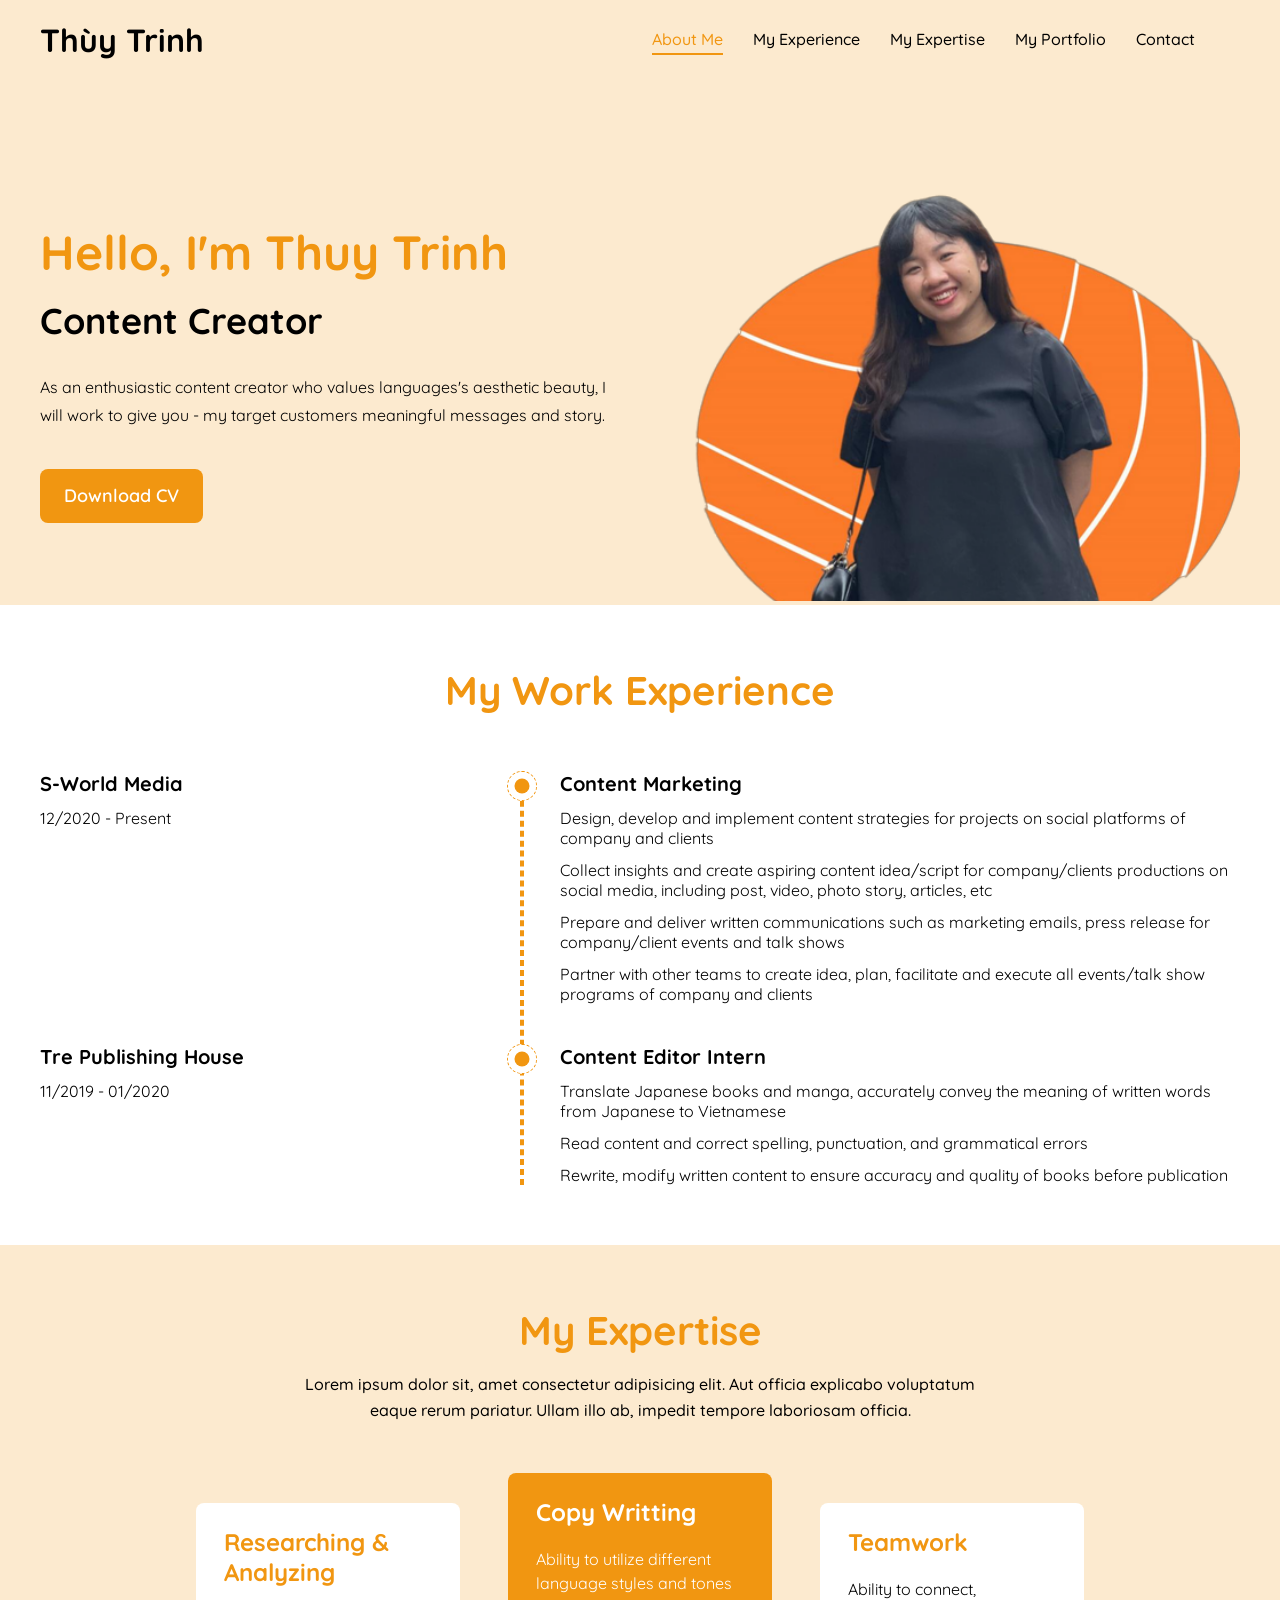
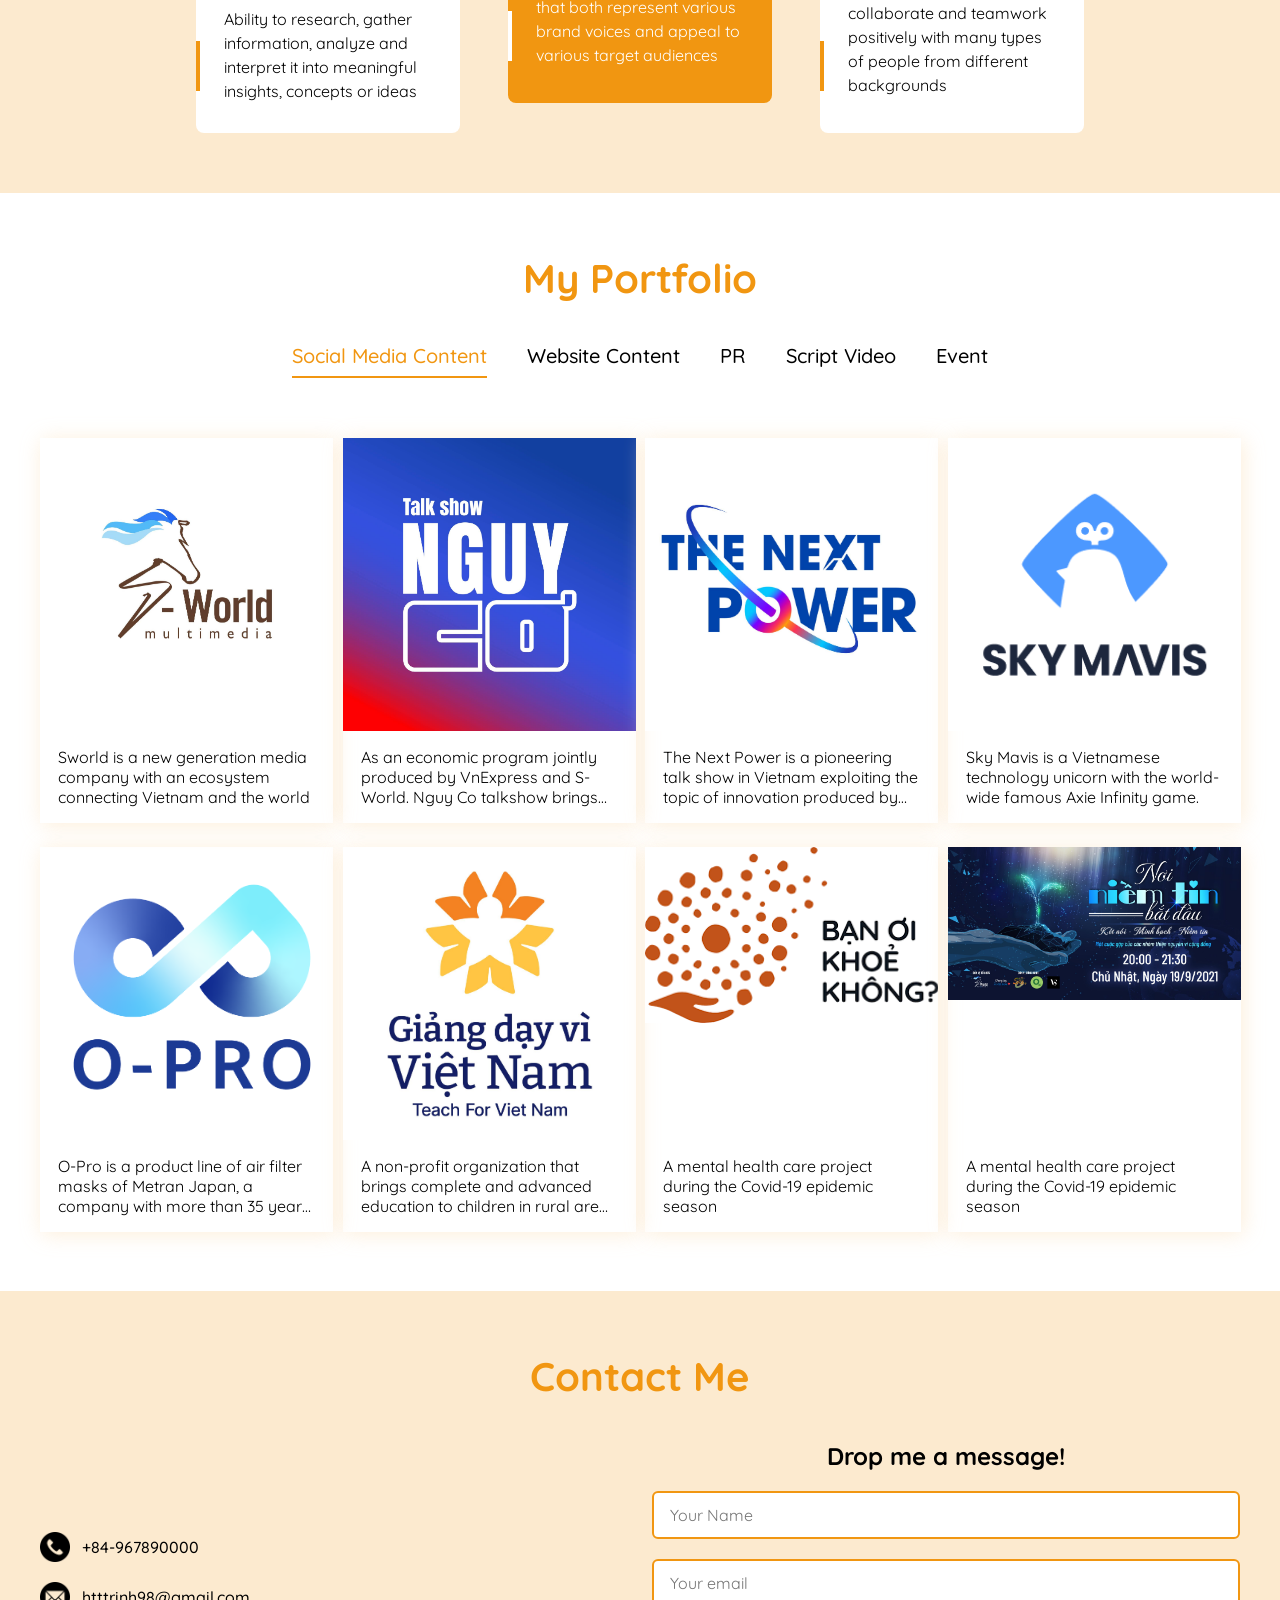
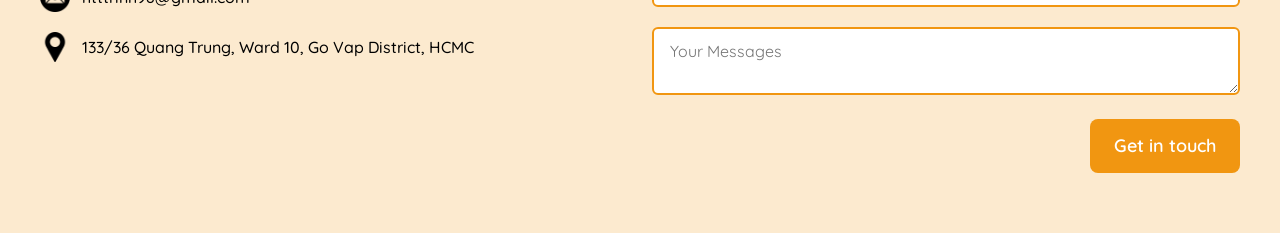
<file: Personal-Website/index.html>
<!DOCTYPE html>
<html lang="en">
<head>
    <meta charset="UTF-8">
    <meta http-equiv="X-UA-Compatible" content="IE=edge">
    <meta name="viewport" content="width=device-width, initiacol l-scale=1.0">
    <link rel="stylesheet" href="./assets/CSS/grid.css">
    <link rel="stylesheet" href="./assets/CSS/main.css">
    <link rel="stylesheet" href="./assets/CSS/responsive.css">
    <link rel="preconnect" href="https://fonts.googleapis.com">
<link rel="preconnect" href="https://fonts.gstatic.com" crossorigin>
<link href="https://fonts.googleapis.com/css2?family=Quicksand:wght@300;400;500;600;700&display=swap" rel="stylesheet">
    <title>Document</title>
</head>
<body>
   
    <header class="header">
        <div class="grid wide">
            <div class="row">
                    <h1 class="header__name col l-6">Thùy Trinh</h1>
                    <nav class="header__nav col l-6 hide-on-tablet-mobile">
                        <ul class="nav__list">
                            <li class="nav__item nav__item--active">
                                <a href="" class="nav__item-link">About Me</a>
                                </li>
                            <li class="nav__item">
                                <a href="" class="nav__item-link">My Experience</a>
                            </li>
                            <li class="nav__item">
                                <a href="" class="nav__item-link">My Expertise</a>
                            </li>
                            <li class="nav__item">
                                <a href="" class="nav__item-link">My Portfolio</a>
                            </li>
                            <li class="nav__item">
                                <a href="" class="nav__item-link">Contact</a>
                            </li>
                        </ul>
                    </nav>
                    <div class="header__sidebar">
                        <img src="./assets/Img/menu.png" alt="header__sidebar-btn">
                    </div>
            </div>

        </div>
    </header>
    
    <div class="container">    
            <div class="section about-me">
                <div class="grid wide">
                    <div class="row">
                        <div class="col l-6 m-12 c-12">
                            <div class="about-me__detail">
                                <h1 class="about-me__heading">Hello, I'm Thuy Trinh</h1>
                                <h2 class="about-me__sub-heading">Content Creator</h2>
                                <p class="about-me__intro">As an enthusiastic content creator who values languages's aesthetic beauty, I will work to give you - my target customers meaningful messages and story.</p>
                                <button class="btn about-me__btn">Download CV</button>
                            </div>
                        </div>
                        <div class="col l-6 m-12 c-12">
                            <div class="about-me__img">                             
                                <img src="./assets/Img/Avatar2.png" alt="My Avavar2">
                            </div>
                        </div>
                    </div>
                </div>
            </div>
             <div class="section experience">
                <div class="grid wide">
                    <h3 class="section__heading">My Work Experience</h3>
                    <div class="experience__detail">
                        <div class="row lg-gutter">
                            <div class="col l-5 m-12 c-12 ">
                                <div class="experience__time">
                                    <div class="experience__list-point hide-on-mobile"></div> 
                                    <h4 class="experience__heading">S-World Media</h4>
                                    <p>12/2020 - Present</p>
                                </div>
                            </div>
                            <div class="col l-7 m-12 c-12">                        
                                <div class="experience__desc">
                                    <h4 class="experience__heading">Content Marketing</h4>
                                    <ul class="experience__list">
                                        <li class="experience__item">Design, develop and
                                            implement content strategies for projects on social platforms of
                                            company and clients</li>
                                        <li class="experience__item">Collect insights and create
                                            aspiring content idea/script for company/clients productions on
                                            social media, including post, video, photo story, articles, etc</li>
                                        <li class="experience__item">Prepare and deliver written communications such as marketing
                                            emails, press release for company/client events and talk shows</li>
                                        <li class="experience__item">Partner with other teams to create idea, plan, facilitate and
                                            execute all events/talk show programs of company and clients</li>
                                    </ul>
                                </div>
                            </div>
                            <div class="col l-5 m-12 c-12">  
                                <div class="experience__time">
                                    <div class="experience__list-point hide-on-mobile"></div> 
                                    <h4 class="experience__heading">Tre Publishing House</h4>
                                    <p>11/2019 - 01/2020</p>
                                </div>
                            </div>
                            <div class="col l-7 m-12 c-12">
                                <div class="experience__desc">                        
                                    <h4 class="experience__heading">Content Editor Intern</h4>
                                    <ul class="experience__list">
                                        <li class="experience__item">Translate Japanese books and manga, accurately convey the
                                            meaning of written words from Japanese to Vietnamese
                                            </li>
                                        <li class="experience__item">Read content and correct spelling, punctuation, and grammatical
                                            errors</li>
                                        <li class="experience__item">Rewrite, modify written content to ensure accuracy and quality of
                                            books before publication</li>
                                    </ul>
                                </div>
                            </div>
                        </div>
                        <div class="section__separate hide-on-mobile"></div>
                    </div>
                </div>

            </div>
            <div class="section my-expertise">
                <div class="grid wide">
                                        <h3 class="section__heading">My Expertise</h3>
                                        <p class="my-expertise__desc">Lorem ipsum dolor sit, amet consectetur adipisicing elit. Aut officia explicabo voluptatum eaque rerum pariatur. Ullam illo ab, impedit tempore laboriosam officia.</p>
                                        <div class="my-expertise__list">
                                            <div class="row lg-gutter">
                                                <div class="col l-3 m-12 c-12 ">
                                                    <div class="my-expertise__item">
                                                        <h4 class="my-expertise__item-heading">Researching & Analyzing</h4>
                                                        <p class="my-expertise__item-desc">Ability to research, gather information, analyze and interpret it into
                                                            meaningful insights, concepts or ideas
                                                        </p>
                                                    </div>
                                                </div>
                                                <div class="col l-3 c-12">
                                                    <div class="my-expertise__item my-expertise__item--main">
                                                        <h4 class="my-expertise__item-heading">Copy Writting</h4>
                                                        <p class="my-expertise__item-desc">Ability to utilize different language styles and tones that both represent
                                                            various brand voices and appeal to various target audiences
                                                        </p>
                                                    </div>
                                                </div>
                                                <div class="col l-3 c-12">
                                                    <div class="my-expertise__item">
                                                        <h4 class="my-expertise__item-heading">Teamwork</h4>
                                                        <p class="my-expertise__item-desc">Ability to connect, collaborate and teamwork positively with many types
                                                            of people from different backgrounds
                                                        </p>
                                                    </div>
                                                </div>
                                            </div>
                                        </div>
                </div>

            </div>
            <div class="section portfolio">
                <div class="grid wide">
                    <h3 class="section__heading">My Portfolio</h3>
                    <ul class="portfolio__tab-list">
                        <li class="portfolio__tab-item portfolio__tab-item--active">Social Media Content</li>
                        <li class="portfolio__tab-item">Website Content</li>
                        <li class="portfolio__tab-item">PR</li>
                        <li class="portfolio__tab-item">Script Video</li>
                        <li class="portfolio__tab-item">Event</li>
                    </ul>
                    <div class="portfolio__projects-list">
                        <div class="row sm-gutter">
                                <div class="col l-3 m-4 c-12">
                                    <a class="portfolio__projects-item" href="">
                                        <div style ="background-image: url(./assets/Img/SworldLogo.jpg)" class="portfolio__project-logo"></div>
                                        <div class="portfolio__project-desc">
                                             <p> Sworld is a new generation media company with an ecosystem connecting Vietnam and the world</p>
                                        </div>
                                        <div class="modal">
                                            <button class="btn btn__see-more">See More</button>
                                        </div>   
                                    </a>
                                </div>
                                <div class="col l-3 m-4 c-12">
                                    <a class="portfolio__projects-item" href="">
                                        <div style ="background-image: url(./assets/Img/NguycoLogo.jpg)" class="portfolio__project-logo"></div>
                                        <div class="portfolio__project-desc">
                                            <p> As an economic program jointly produced by VnExpress and S-World. Nguy Co talkshow brings together more than 50 guests who are leading businessmen in Vietnam. The program was released on 7 platforms, attracting more than 10 million views.</p>
                                       </div>
                                       <div class="modal">
                                        <button class="btn btn__see-more">See More</button>
                                    </div> 
                                    </a>
                                </div> 
                                <div class="col l-3 m-4 c-12">
                                    <a class="portfolio__projects-item" href="">
                                        <div style ="background-image: url(./assets/Img/TheNextPowerLogo.jpg)" class="portfolio__project-logo"></div>
                                        <div class="portfolio__project-desc">
                                            <p> The Next Power is a pioneering talk show in Vietnam exploiting the topic of innovation produced by VnExpress and S-World. After 1 season of broadcasting, the show attracted more than 5 million views, receiving positive feedback from businessmen and audiences.</p>
                                       </div>
                                       <div class="modal">
                                        <button class="btn btn__see-more">See More</button>
                                    </div> 
                                    </a>
                                </div>  
                                <div class="col l-3 m-4 c-12">
                                    <a class="portfolio__projects-item" href="">
                                        <div style ="background-image: url(./assets/Img/SkyMavisLogo.png)" class="portfolio__project-logo"></div>
                                        <div class="portfolio__project-desc">
                                            <p> 
                                                Sky Mavis is a Vietnamese technology unicorn with the world-wide famous Axie Infinity game.</p>
                                       </div>
                                       <div class="modal">
                                        <button class="btn btn__see-more">See More</button>
                                    </div> 
                                    </a>
                                </div>  
                                <div class="col l-3 m-4 c-12">
                                    <a class="portfolio__projects-item" href="">
                                        <div style ="background-image: url(./assets/Img/OProLogo.png)" class="portfolio__project-logo"></div>
                                        <div class="portfolio__project-desc">
                                            <p> 
                                                O-Pro is a product line of air filter masks of Metran Japan, a company with more than 35 years of experience in manufacturing medical equipment, especially the famous respiratory system in Japan and the world.</p>
                                       </div>
                                       <div class="modal">
                                        <button class="btn btn__see-more">See More</button>
                                    </div> 
                                    </a>
                                </div> 
                                <div class="col l-3 m-4 c-12 ">
                                    <a class="portfolio__projects-item" href="">
                                        <div style ="background-image: url(./assets/Img/TechforVietNamLogo.jpg)" class="portfolio__project-logo"></div>
                                        <div class="portfolio__project-desc">
                                            <p> A non-profit organization that brings complete and advanced education to children in rural areas of Vietnam.</p>
                                       </div>
                                       <div class="modal">
                                        <button class="btn btn__see-more">See More</button>
                                    </div> 
                                    </a>
                                </div>  
                                <div class="col l-3 m-4 c-12">
                                    <a class="portfolio__projects-item" href="">
                                        <div style ="background-image: url(./assets/Img/BanoikhoekhongLogo.png)" class="portfolio__project-logo"></div>
                                        <div class="portfolio__project-desc">
                                            <p> A mental health care project during the Covid-19 epidemic season</p>
                                       </div>
                                       <div class="modal">
                                        <button class="btn btn__see-more">See More</button>
                                    </div> 
                                    </a>
                                </div> 
                                <div class="col l-3 m-4 c-12">
                                    <a class="portfolio__projects-item" href="">
                                        <div style ="background-image: url(./assets/Img/NoiniemtinbatdauLogo.jpg)" class="portfolio__project-logo"></div>
                                        <div class="portfolio__project-desc">
                                            <p> A mental health care project during the Covid-19 epidemic season</p>
                                       </div>
                                       <div class="modal">
                                        <button class="btn btn__see-more">See More</button>
                                    </div> 
                                    </a>
                                </div>                        
                            </div>
                    </div>
                </div>

            </div>
    </div>
    </div>
    <div class="footer">
        <div class="section contact">
            <div class="grid wide">
                <h2 class="section__heading">Contact Me</h2>
                <div class="row">
                    <div class="col l-6 m-12 c-12">
                        <div class="contact__info">
                            <p class="contact__info-item">
                                <img src="./assets/Img/phone-call.png" alt="" class="contact__info-icon">
                                <a href="tel:+84-967890000">+84-967890000</a>
                            </p>
                            <p class="contact__info-item" >
                                <img src="./assets/Img/email.png" alt="" class="contact__info-icon">
                                <a href="mailto: htttrinh98@gmail.com">htttrinh98@gmail.com</a>
                            </p>
                            <p  class="contact__info-item" >
                                <img src="./assets/Img/pin.png" alt="" class="contact__info-icon">
                                133/36 Quang Trung, Ward 10, Go Vap District, HCMC
                            </p>
                        </div>
                    </div>
                    <div class="col l-6 m-12 c-12">
                        <form action="" class="contact__form">
                            <h4 class="contact__form-heading" >Drop me a message!</h4>
                            <input type="text" class="contact__form-input" placeholder="Your Name"/>
                            <input type="text" class="contact__form-input" placeholder="Your email"/>
                            <textarea class="contact__form-input" placeholder="Your Messages"></textarea>
                            <button class="btn">Get in touch</button>
                        </form>
                    </div>

                </div>
            </div>

        </div>

    </div>
</div>
</body>
</html>
</file>
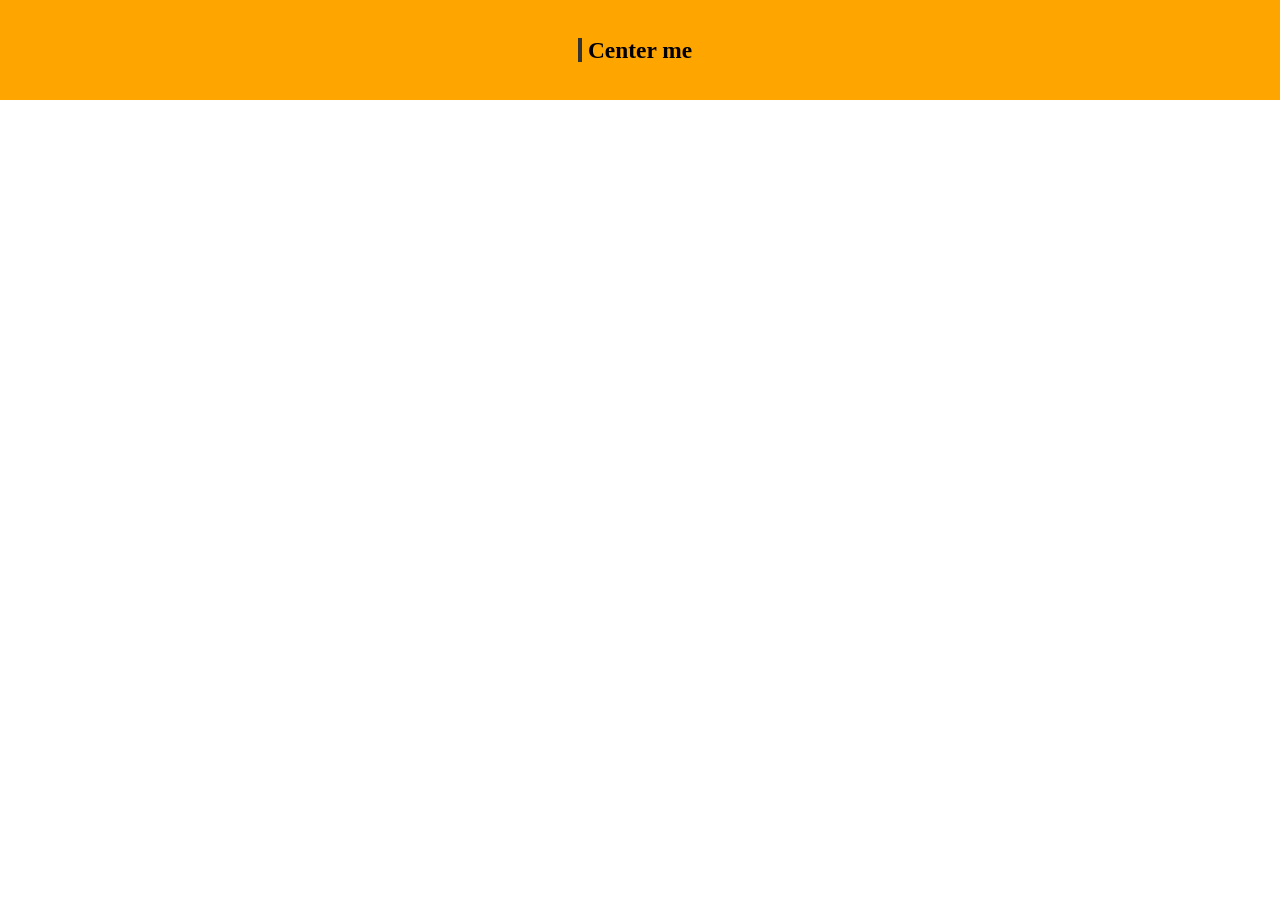
<file: F8 Shop/HTML/index.html>
<!DOCTYPE html>
<html>
    <head>
        <title>HTML Project </title>
        <meta charset="UTF-8">
        <link rel="stylesheet" href="main.css">
        <!-- <style>
            h1 {
                color: red;
                font-size: 30px;
            } 
        </style> -->
    </head>
    <body>
        <div class="box">
            <h3>Center me</h3>
            
        </div>
        
    </body>
</html>
</file>
<file: Personal-Website/assets/CSS/grid.css>
.grid {
    width: 100%;
    display: block;
    padding: 0;
}

.grid.wide {
    max-width: 1200px;
    margin: 0 auto;
}

.row {
    display: flex;
    flex-wrap: wrap;
    margin-left: -4px;
    margin-right: -4px;
}

.row.no-gutters {
    margin-left: 0;
    margin-right: 0;
}

.col {
    padding-left: 4px;
    padding-right: 4px;
}

.row.no-gutters .col {
    padding-left: 0;
    padding-right: 0;
}

.c-0 {
    display: none;
}

.c-1 {
    flex: 0 0 8.33333%;
    max-width: 8.33333%;
}

.c-2 {
    flex: 0 0 16.66667%;
    max-width: 16.66667%;
}

.c-3 {
    flex: 0 0 25%;
    max-width: 25%;
}

.c-4 {
    flex: 0 0 33.33333%;
    max-width: 33.33333%;
}

.c-5 {
    flex: 0 0 41.66667%;
    max-width: 41.66667%;
}

.c-6 {
    flex: 0 0 50%;
    max-width: 50%;
}

.c-7 {
    flex: 0 0 58.33333%;
    max-width: 58.33333%;
}

.c-8 {
    flex: 0 0 66.66667%;
    max-width: 66.66667%;
}

.c-9 {
    flex: 0 0 75%;
    max-width: 75%;
}

.c-10 {
    flex: 0 0 83.33333%;
    max-width: 83.33333%;
}

.c-11 {
    flex: 0 0 91.66667%;
    max-width: 91.66667%;
}

.c-12 {
    flex: 0 0 100%;
    max-width: 100%;
}

.c-o-1 {
    margin-left: 8.33333%;
}

.c-o-2 {
    margin-left: 16.66667%;
}

.c-o-3 {
    margin-left: 25%;
}

.c-o-4 {
    margin-left: 33.33333%;
}

.c-o-5 {
    margin-left: 41.66667%;
}

.c-o-6 {
    margin-left: 50%;
}

.c-o-7 {
    margin-left: 58.33333%;
}

.c-o-8 {
    margin-left: 66.66667%;
}

.c-o-9 {
    margin-left: 75%;
}

.c-o-10 {
    margin-left: 83.33333%;
}

.c-o-11 {
    margin-left: 91.66667%;
}

/* >= Tablet */
@media (min-width: 740px) {
    .row {
        margin-left: -8px;
        margin-right: -8px;
    }

    .col {
        padding-left: 8px;
        padding-right: 8px;
    }

    .m-0 {
        display: none;
    }

    .m-1,
    .m-2,
    .m-3,
    .m-4,
    .m-5,
    .m-6,
    .m-7,
    .m-8,
    .m-9,
    .m-10,
    .m-11,
    .m-12 {
        display: block;
    }

    .m-1 {
        flex: 0 0 8.33333%;
        max-width: 8.33333%;
    }

    .m-2 {
        flex: 0 0 16.66667%;
        max-width: 16.66667%;
    }

    .m-3 {
        flex: 0 0 25%;
        max-width: 25%;
    }

    .m-4 {
        flex: 0 0 33.33333%;
        max-width: 33.33333%;
    }

    .m-5 {
        flex: 0 0 41.66667%;
        max-width: 41.66667%;
    }

    .m-6 {
        flex: 0 0 50%;
        max-width: 50%;
    }

    .m-7 {
        flex: 0 0 58.33333%;
        max-width: 58.33333%;
    }

    .m-8 {
        flex: 0 0 66.66667%;
        max-width: 66.66667%;
    }

    .m-9 {
        flex: 0 0 75%;
        max-width: 75%;
    }

    .m-10 {
        flex: 0 0 83.33333%;
        max-width: 83.33333%;
    }

    .m-11 {
        flex: 0 0 91.66667%;
        max-width: 91.66667%;
    }

    .m-12 {
        flex: 0 0 100%;
        max-width: 100%;
    }

    .m-o-1 {
        margin-left: 8.33333%;
    }

    .m-o-2 {
        margin-left: 16.66667%;
    }

    .m-o-3 {
        margin-left: 25%;
    }

    .m-o-4 {
        margin-left: 33.33333%;
    }

    .m-o-5 {
        margin-left: 41.66667%;
    }

    .m-o-6 {
        margin-left: 50%;
    }

    .m-o-7 {
        margin-left: 58.33333%;
    }

    .m-o-8 {
        margin-left: 66.66667%;
    }

    .m-o-9 {
        margin-left: 75%;
    }

    .m-o-10 {
        margin-left: 83.33333%;
    }

    .m-o-11 {
        margin-left: 91.66667%;
    }
}

/* PC medium resolution > */
@media (min-width: 1113px) {
    .row {
        margin-left: -12px;
        margin-right: -12px;
    }

    .row.sm-gutter {
        margin-left: -5px;
        margin-right: -5px;
    }

    .row.lg-gutter{
        margin-left: -24px;
        margin-right: -24px;
    }

    .col {
        padding-left: 12px;
        padding-right: 12px;
    }

    .row.sm-gutter .col {
        padding-left: 5px;
        padding-right: 5px;
    }

    .row.lg-gutter .col{
        padding-left: 24px;
        padding-right: 24px;
    }

    .l-0 {
        display: none;
    }

    .l-1,
    .l-2,
    .l-2-4,
    .l-3,
    .l-4,
    .l-5,
    .l-6,
    .l-7,
    .l-8,
    .l-9,
    .l-10,
    .l-11,
    .l-12 {
        display: block;
    }

    .l-1 {
        flex: 0 0 8.33333%;
        max-width: 8.33333%;
    }

    .l-2 {
        flex: 0 0 16.66667%;
        max-width: 16.66667%;
    }

    .l-2-4 {
        flex: 0 0 20%;
        max-width: 20%;
    }

    .l-3 {
        flex: 0 0 25%;
        max-width: 25%;
    }

    .l-4 {
        flex: 0 0 33.33333%;
        max-width: 33.33333%;
    }

    .l-5 {
        flex: 0 0 41.66667%;
        max-width: 41.66667%;
    }

    .l-6 {
        flex: 0 0 50%;
        max-width: 50%;
    }

    .l-7 {
        flex: 0 0 58.33333%;
        max-width: 58.33333%;
    }

    .l-8 {
        flex: 0 0 66.66667%;
        max-width: 66.66667%;
    }

    .l-9 {
        flex: 0 0 75%;
        max-width: 75%;
    }

    .l-10 {
        flex: 0 0 83.33333%;
        max-width: 83.33333%;
    }

    .l-11 {
        flex: 0 0 91.66667%;
        max-width: 91.66667%;
    }

    .l-12 {
        flex: 0 0 100%;
        max-width: 100%;
    }

    .l-o-1 {
        margin-left: 8.33333%;
    }

    .l-o-2 {
        margin-left: 16.66667%;
    }

    .l-o-3 {
        margin-left: 25%;
    }

    .l-o-4 {
        margin-left: 33.33333%;
    }

    .l-o-5 {
        margin-left: 41.66667%;
    }

    .l-o-6 {
        margin-left: 50%;
    }

    .l-o-7 {
        margin-left: 58.33333%;
    }

    .l-o-8 {
        margin-left: 66.66667%;
    }

    .l-o-9 {
        margin-left: 75%;
    }

    .l-o-10 {
        margin-left: 83.33333%;
    }

    .l-o-11 {
        margin-left: 91.66667%;
    }
}

/* Tablet - PC low resolution */
@media (min-width: 740px) and (max-width: 1023px) {
    .wide {
        width: 644px;
    }
}

/* > PC low resolution */
@media (min-width: 1024px) and (max-width: 1239px) {
    .wide {
        width: 984px;
    }

    .wide .row {
        margin-left: -12px;
        margin-right: -12px;
    
    }

    .wide .row.lg-gutter{
        margin-left: -24px;
        margin-right: -24px;
    }
    
    .wide .row.sm-gutter {
        margin-left: -5px;
        margin-right: -5px;
    }

    .wide .col {
        padding-left: 12px;
        padding-right: 12px;
    }

    .wide .row.lg-gutter .col {
        padding-left: 24px;
        padding-right: 24px;
    }

    .wide .row.sm-gutter .col {
        padding-left: 5px;
        padding-right: 5px;
    }

    .wide .l-0 {
        display: none;
    }

    .wide .l-1,
    .wide .l-2,
    .wide .l-2-4,
    .wide .l-3,
    .wide .l-4,
    .wide .l-5,
    .wide .l-6,
    .wide .l-7,
    .wide .l-8,
    .wide .l-9,
    .wide .l-10,
    .wide .l-11,
    .wide .l-12 {
        display: block;
    }

    .wide .l-1 {
        flex: 0 0 8.33333%;
        max-width: 8.33333%;
    }

    .wide .l-2 {
        flex: 0 0 16.66667%;
        max-width: 16.66667%;
    }

    .wide .l-2-4 {
        flex: 0 0 20%;
        max-width: 20%;
    }

    .wide .l-3 {
        flex: 0 0 25%;
        max-width: 25%;
    }

    .wide .l-4 {
        flex: 0 0 33.33333%;
        max-width: 33.33333%;
    }

    .wide .l-5 {
        flex: 0 0 41.66667%;
        max-width: 41.66667%;
    }

    .wide .l-6 {
        flex: 0 0 50%;
        max-width: 50%;
    }

    .wide .l-7 {
        flex: 0 0 58.33333%;
        max-width: 58.33333%;
    }

    .wide .l-8 {
        flex: 0 0 66.66667%;
        max-width: 66.66667%;
    }

    .wide .l-9 {
        flex: 0 0 75%;
        max-width: 75%;
    }

    .wide .l-10 {
        flex: 0 0 83.33333%;
        max-width: 83.33333%;
    }

    .wide .l-11 {
        flex: 0 0 91.66667%;
        max-width: 91.66667%;
    }

    .wide .l-12 {
        flex: 0 0 100%;
        max-width: 100%;
    }

    .wide .l-o-1 {
        margin-left: 8.33333%;
    }

    .wide .l-o-2 {
        margin-left: 16.66667%;
    }

    .wide .l-o-3 {
        margin-left: 25%;
    }

    .wide .l-o-4 {
        margin-left: 33.33333%;
    }

    .wide .l-o-5 {
        margin-left: 41.66667%;
    }

    .wide .l-o-6 {
        margin-left: 50%;
    }

    .wide .l-o-7 {
        margin-left: 58.33333%;
    }

    .wide .l-o-8 {
        margin-left: 66.66667%;
    }

    .wide .l-o-9 {
        margin-left: 75%;
    }

    .wide .l-o-10 {
        margin-left: 83.33333%;
    }

    .wide .l-o-11 {
        margin-left: 91.66667%;
    }
}
</file>
<file: Personal-Website/assets/CSS/main.css>
*{
    margin: 0;
    padding: 0;
    box-sizing: border-box;
    text-decoration: none;
}

:root{
    --primary-color: #f19611;
    --primary-background-color:#fceacf ;
    --header-height: 80px
}

html{
    font-family: 'Quicksand', sans-serif;
}

.section{
    padding-top: 60px;
    padding-bottom: 60px;
}

.btn{
    background-color: var(--primary-color);
    min-width: 140px;
    padding: 18px 24px;
    font-family: inherit;
    font-size: 18px;
    line-height: 18px;
    font-weight: 600;
    text-align: center;
    border: none;
    border-radius: 8px;
    cursor: pointer;
    color: #fff;
}

header{
    width: 100%;
    height: var(--header-height);
    position: fixed;
    top: 0;
    background-color: var(--primary-background-color); 
z-index: 999;
    
}

header .row {
    height:var(--header-height);
    align-items: center;
    justify-content: space-between;

}
.header__sidebar{
    padding: 0 12px;
    cursor: pointer;
}

.header__sidebar img{
    width: 40px;
   
}
.nav__list{
    list-style: none;
    display: flex;
    gap: 30px
}

.nav__item--active .nav__item-link{
    border-bottom: 2px solid var(--primary-color);
    color: var(--primary-color);


}
.nav__item-link{
    display: block;
    color: #000;
    font-weight: 500;
    padding: 4px 0;
}

.nav__item:hover .nav__item-link {
    border-bottom: 2px solid var(--primary-color);
    color: var(--primary-color);
}
.about-me{
    background-color: var(--primary-background-color);
    padding-bottom: 0;
}
.about-me .row{
    padding-top: var(--header-height);
align-items: center;
}


.about-me__img img{
width: 100%;
}

.about-me__heading{
    color: var(--primary-color);
    font-size: 48px;
}


.about-me__sub-heading{
    margin: 16px 0 30px;
    font-size: 36px;
}

.about-me__intro{
   
    line-height: 28px;
    font-weight: 400;
}

.about-me__btn{
    margin-top: 40px;
}

.section__heading {
    font-size: 40px;
    text-align: center;
    color: var(--primary-color);
    margin-bottom: 16px;
}


.section__separate{
    height: calc(100% - 40px);
    border: 2px dashed var(--primary-color);
    position: absolute;
    bottom: 0;
    left: 40%;
    /* transform: translateX(-50%); */
   

}

.my-expertise__list .row{
    justify-content: center;
}
.experience__detail{
    position: relative;
}
.experience__time{
margin-top: 40px;
position: relative;
}

.experience__desc{
    margin-top: 40px; 
}
.experience__list-point{
    position: absolute;
    top: 0;
    right: -25px;
    width: 30px;
    height: 30px;
    background-color: #fff;
    border-radius: 50%;
    border: 1px dashed var(--primary-color);
    z-index: 1;
}


.experience__list-point::before{
    position: absolute;
    content: "";
    width: 15px;
    height: 15px;
    border-radius: 50%;
    top: 50%;
    left: 50%;
    transform: translate(-50%,-50%);
    background-color: var(--primary-color);
    z-index: 2;
}



.experience__heading{
   font-size: 20px;
   margin-bottom: 12px;
}

.experience__list{
    list-style: none;
    display: flex;
    flex-direction: column;
    gap: 12px;
}

.experience__item{
    text-align: left;
}

.my-expertise{
    background-color: var(--primary-background-color);
}

.my-expertise__desc{
    text-align: center;
    width: 60%;
    margin: auto;
    font-size: 16px;
    font-weight: 500;
    line-height: 26px;
}

.my-expertise__list{
    margin-top: 80px;
}

.my-expertise__item{
    min-height: 230px;
    padding: 24px 28px;
    background-color: #fff;
    border-radius: 8px;
    font-size: 16px;
    position: relative;
    overflow: hidden;
}


.my-expertise__item--main{
    margin-top: -30px;
    background-color: var(--primary-color);
    color: #fff;
}

.my-expertise__item--main .my-expertise__item-heading{
    color: #fff;
}

.my-expertise__item--main.my-expertise__item::before{
    border: 2px solid #fff;

}

.my-expertise__item::before {
    content: "";
    position: absolute;
    left: 0;
    top: 60%;
    height: 20%;
    border: 2px solid var(--primary-color);

}

.my-expertise__item-heading{
    font-size: 24px;
    margin-bottom: 20px;
    color: var(--primary-color);
}
.my-expertise__item-desc{
line-height: 24px;
}
.portfolio__tab-list{
 width: 100%;
    display: flex;
    flex-wrap: wrap;
    list-style: none;
    justify-content: center;
    column-gap: 40px;
    row-gap: 20px;
    margin: 40px 0 60px;
}

.portfolio__tab-item{
    padding-bottom: 8px;
font-size: 20px;
font-weight: 500;
}

.portfolio__tab-item--active{
    border-bottom: 2px solid var(--primary-color);
    color: var(--primary-color);
}

.portfolio__project-logo{
padding-top: 100%;
background-repeat: no-repeat;
background-size: contain;
}

.portfolio__projects-list .row{
    row-gap: 24px;
}


.portfolio__projects-item{
    position: relative;
    display: block;
text-decoration: none;
color: #000;
  display: flex;
  flex-direction: column;
  justify-content: center;
  box-shadow: 2px 2px 20px rgba( 252,234,207,0.8);
  transition: transform linear 0.04s;
  will-change: transform;
}

.portfolio__projects-item:hover {
    transform: translateY(-4px);
}

.portfolio__project-desc{
    padding: 16px 18px;
}
.portfolio__project-desc p{

    line-height: 20px;
    max-height: 60px;
    overflow: hidden;
    display: -webkit-box;
    -webkit-box-orient: vertical;
    -webkit-line-clamp: 3;
}

.modal{
    position: absolute;
    top: 0;
    right: 0;
    bottom: 0;
    left: 0;
    background-color: rgba(0, 0, 0, 0.1);
    display: none;
    z-index: 1;
}
.modal .btn__see-more{
    position: absolute;
    top: 50%;
    left: 50%;
    transform: translate(-50%,-50%);
    z-index: 3;
}

.portfolio__projects-item:hover .modal{
    display: block;
}

.contact {
    background-color: var(--primary-background-color);
}

.contact .row{
    margin-top: 40px;
    align-items: center;
}

.contact__info-item{
    display: flex;
    align-items: center;   
    margin-bottom: 20px;
    font-weight: 500;
}


.contact__info-item a{
    display: block;
    text-decoration: none;
    font-weight: 500;
    color: #000;
}

.contact__info-icon{
    width: 30px;
    margin-right: 12px;
}

.contact__form-heading{
    text-align: center;
    font-size: 24px;
    margin-bottom: 20px;
}

.contact__form-input{
    font-family: Quicksand;
    width: 100%;
    padding: 12px 16px;
    font-size: 16px;
    margin-bottom: 20px;
    border: 2px solid var(--primary-color);
    border-radius: 6px
}

.contact__form .btn{
float: right;
}
</file>
<file: Personal-Website/assets/CSS/responsive.css>
/* modile & tablet */

@media (max-width: 1023px){
    .hide-on-tablet-mobile{
        display: none;
    }
    .my-expertise__item--main{
        margin-top: 0;
    }

    .my-expertise__list .row{
        row-gap: 24px;
    }

    .experience__desc {
        margin-top: 20px;
    }

    .section__separate{
        left: -32px;
    }

    .experience__list-point{
        left: -47px;
    }

}



/* tablet */
@media (min-width: 740px) and (max-width: 1023px){
    .hide-on-tablet{
        display: none;
    }
}


/* mobile */

@media (max-width: 739px){
    .hide-on-mobile{
        display: none;
    }

    .about-me__detail{
        text-align: center;
    }

    .experience__detail{
        text-align: center;
    }
    .experience__item{
        text-align: justify;
    }
}


@media (min-width: 1024px){
    .header__sidebar{
        display: none;
    }
}
</file>
<file: F8 Shop/HTML/main.css>
*{
    padding: 0;
    margin: 0;
}


.box    {
    width: 100%;
    height: 100px;
    background-color: orange;
    font-size: 20px;
    display: flex;
    /* justify-content: space-between;
    align-items: center */
   /* position: relative; */
   

}

h3{
   position: relative;
/*    
   top: 50%;
   left: 50%;
   transform: translate(-50%, -50%); */
    /* border-left: 3px solid #333;
  padding-left: 3PX; */
 
    margin: auto;
    /* text-align: center;
    line-height: 100px; */
}

h3::after {

content: "";
border: 2px solid #333;
position: absolute;
left: -10px;
top: 50%;
height: 20px;
transform: translateY(-50%);

}
</file>
